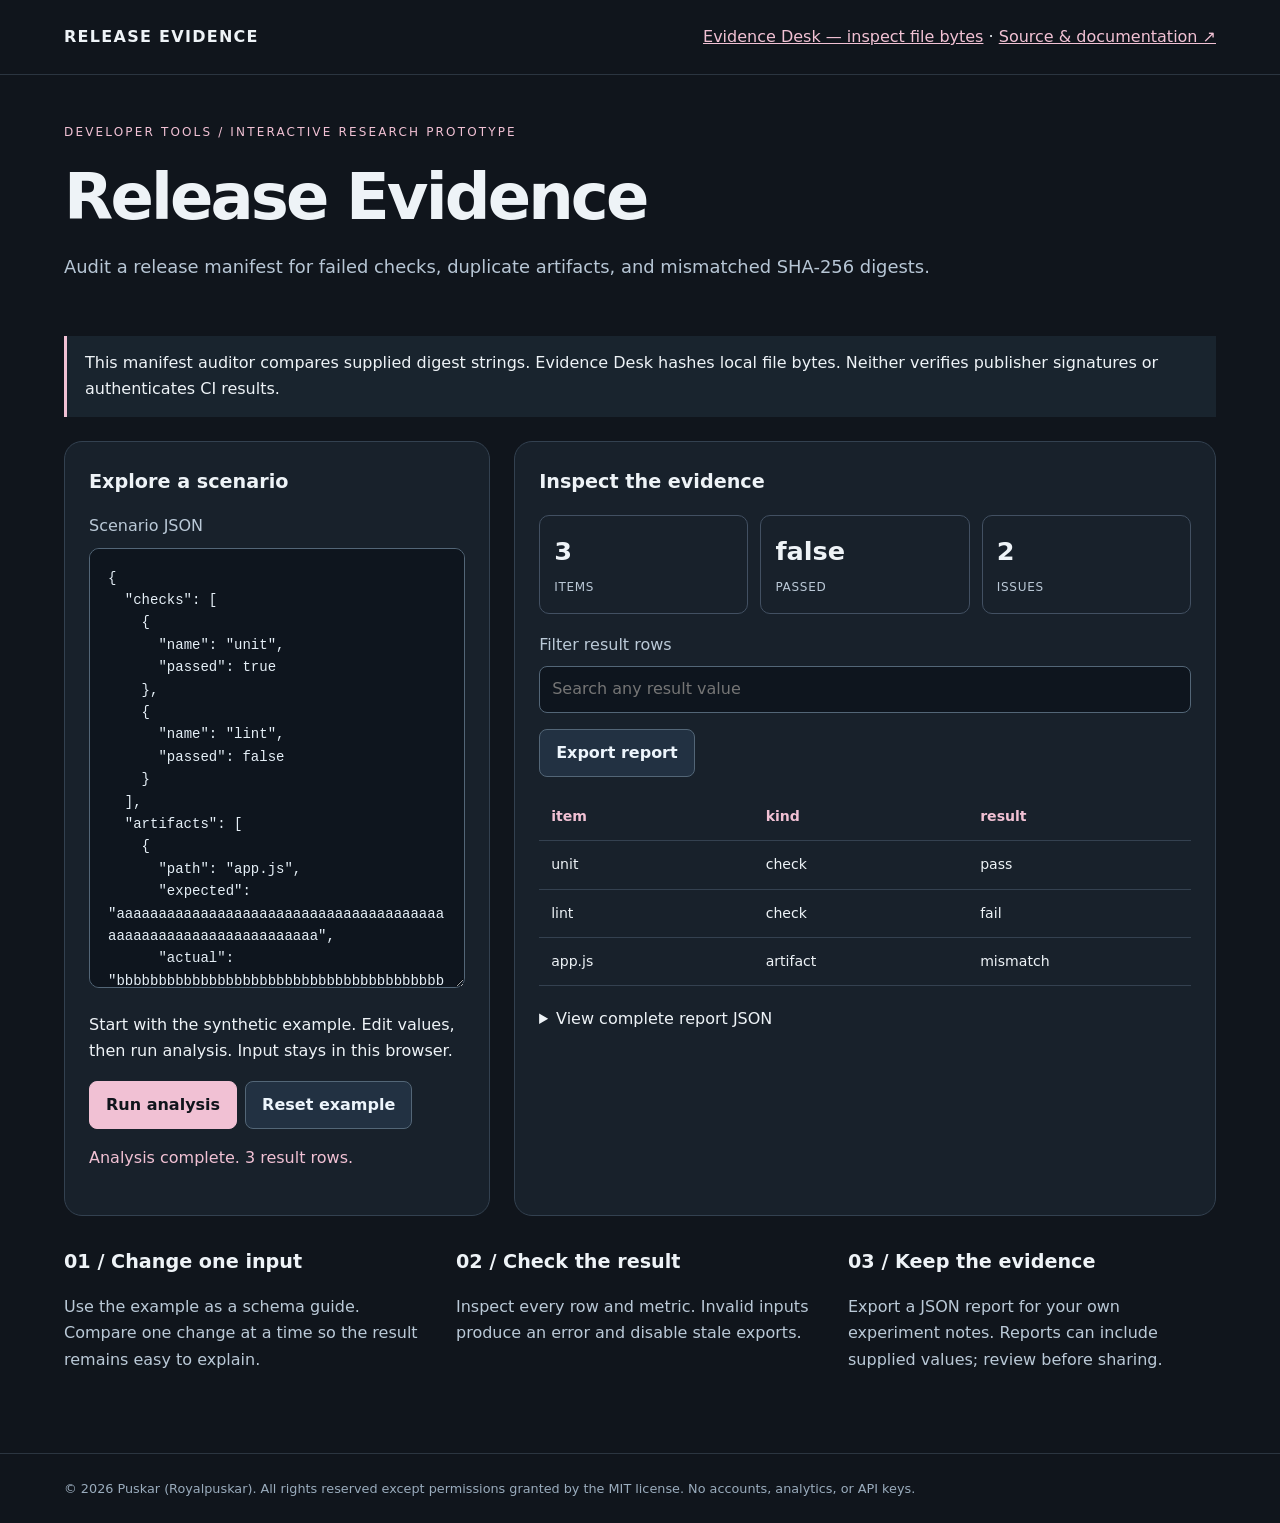
<file: index.html>
<!doctype html><html lang="en"><head><meta charset="utf-8"><meta name="viewport" content="width=device-width, initial-scale=1"><meta name="description" content="Audit a release manifest for failed checks, duplicate artifacts, and mismatched SHA-256 digests."><meta http-equiv="Content-Security-Policy" content="default-src 'self'; script-src 'self'; style-src 'self' 'unsafe-inline'; connect-src 'none'; object-src 'none'; base-uri 'none'; form-action 'none'"><title>Release Evidence · Puskar</title><link rel="stylesheet" href="style.css"></head><body style="--accent:#f1c1d4"><header><div class="brand">RELEASE EVIDENCE</div><nav><a href="investigate.html">Evidence Desk — inspect file bytes</a> · <a href="https://github.com/Royalpuskar/release-evidence">Source &amp; documentation ↗</a></nav></header><main><section class="hero"><div class="eyebrow">Developer tools / Interactive research prototype</div><h1>Release Evidence</h1><p>Audit a release manifest for failed checks, duplicate artifacts, and mismatched SHA-256 digests.</p></section><aside class="limit">This manifest auditor compares supplied digest strings. Evidence Desk hashes local file bytes. Neither verifies publisher signatures or authenticates CI results.</aside><div class="workspace"><section class="panel"><h2>Explore a scenario</h2><label for="input">Scenario JSON</label><textarea id="input" spellcheck="false" aria-describedby="input-help"></textarea><p id="input-help">Start with the synthetic example. Edit values, then run analysis. Input stays in this browser.</p><div class="actions"><button class="primary" id="run">Run analysis</button><button id="reset">Reset example</button></div><p id="status" role="status" aria-live="polite"></p></section><section class="panel"><h2>Inspect the evidence</h2><div id="metrics"></div><label for="filter">Filter result rows</label><input id="filter" type="search" placeholder="Search any result value"><div class="actions"><button id="export" disabled>Export report</button></div><div class="table-wrap"><table id="table"></table></div><details><summary>View complete report JSON</summary><pre id="raw"></pre></details></section></div><section class="guide"><div><h2>01 / Change one input</h2><p>Use the example as a schema guide. Compare one change at a time so the result remains easy to explain.</p></div><div><h2>02 / Check the result</h2><p>Inspect every row and metric. Invalid inputs produce an error and disable stale exports.</p></div><div><h2>03 / Keep the evidence</h2><p>Export a JSON report for your own experiment notes. Reports can include supplied values; review before sharing.</p></div></section></main><footer>© 2026 Puskar (Royalpuskar). All rights reserved except permissions granted by the MIT license. No accounts, analytics, or API keys.</footer><script type="module" src="app.mjs"></script></body></html>
</file>
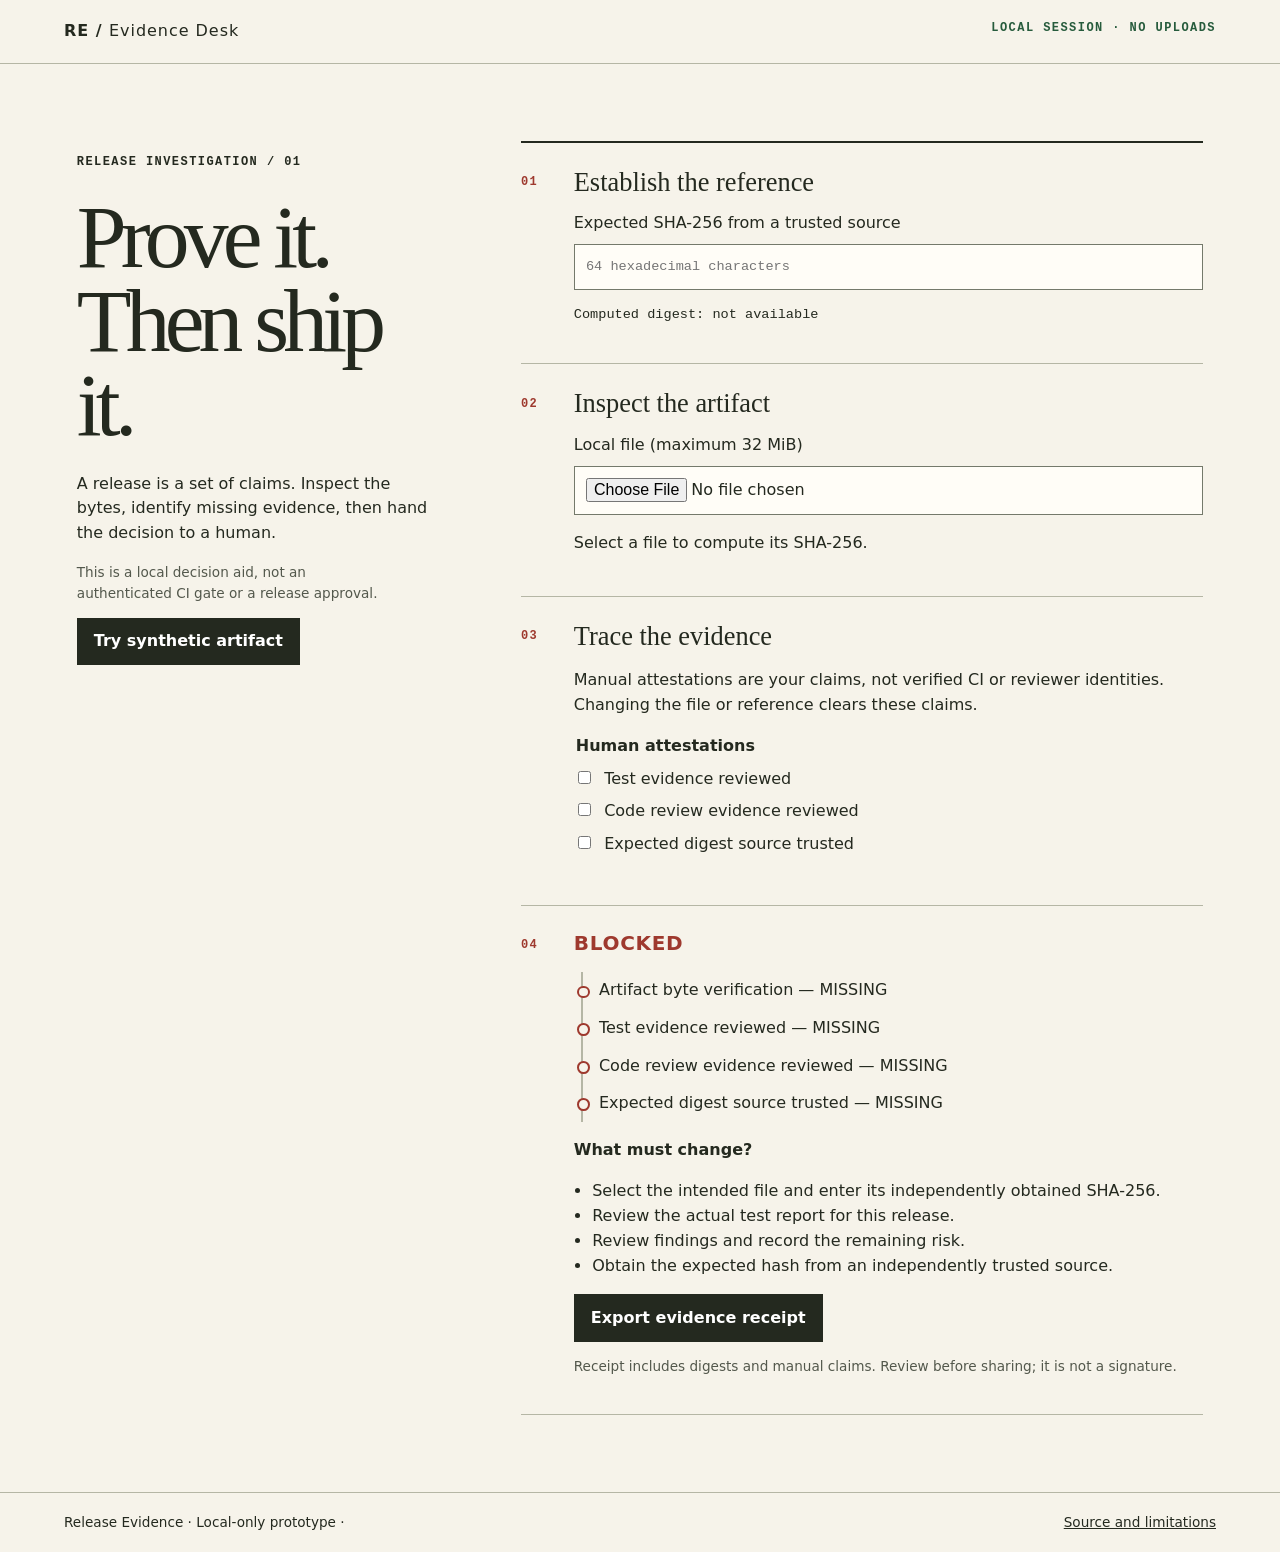
<file: investigate.html>
<!doctype html>
<html lang="en"><head><meta charset="utf-8"><meta name="viewport" content="width=device-width, initial-scale=1">
<meta http-equiv="Content-Security-Policy" content="default-src 'self'; script-src 'self'; style-src 'self'; connect-src 'none'; object-src 'none'; base-uri 'none'; form-action 'none'">
<title>Evidence Desk — Release Evidence</title><link rel="stylesheet" href="investigate.css"></head>
<body><header><a class="brand" href="index.html">RE / <span>Evidence Desk</span></a><span class="local">LOCAL SESSION · NO UPLOADS</span></header>
<main><aside class="intro"><p class="kicker">RELEASE INVESTIGATION / 01</p><h1>Prove it.<br>Then ship it.</h1><p>A release is a set of claims. Inspect the bytes, identify missing evidence, then hand the decision to a human.</p><p class="note">This is a local decision aid, not an authenticated CI gate or a release approval.</p><button id="sample">Try synthetic artifact</button></aside>
<section class="desk" aria-label="Evidence investigation"><div class="stage"><span class="step">01</span><div><h2>Establish the reference</h2><label for="expected">Expected SHA-256 from a trusted source</label><input id="expected" autocomplete="off" spellcheck="false" maxlength="66" placeholder="64 hexadecimal characters"><p id="actual" class="mono">Computed digest: not available</p></div></div>
<div class="stage"><span class="step">02</span><div><h2>Inspect the artifact</h2><label for="artifact">Local file (maximum 32 MiB)</label><input type="file" id="artifact"><p id="status" role="status">Select a file to compute its SHA-256.</p></div></div>
<div class="stage"><span class="step">03</span><div><h2>Trace the evidence</h2><p>Manual attestations are your claims, not verified CI or reviewer identities. Changing the file or reference clears these claims.</p><fieldset id="checks"><legend>Human attestations</legend></fieldset></div></div>
<div class="stage result"><span class="step">04</span><div><h2 id="decision" aria-live="polite">BLOCKED</h2><ol id="trail" aria-label="Evidence trail"></ol><h3>What must change?</h3><ul id="blockers"></ul><button id="receipt">Export evidence receipt</button><p class="note">Receipt includes digests and manual claims. Review before sharing; it is not a signature.</p></div></div></section></main>
<footer>Release Evidence · Local-only prototype · <a href="https://github.com/Royalpuskar/release-evidence">Source and limitations</a></footer><script type="module" src="investigate.mjs"></script></body></html>
</file>
<file: style.css>
*{box-sizing:border-box}html{color-scheme:dark}body{margin:0;background:#10151c;color:#eef3f7;font:16px/1.65 system-ui,sans-serif}a{color:var(--accent)}button,textarea,input{font:inherit}header,main,footer{max-width:1440px;margin:auto;padding:24px 5vw}header{display:flex;justify-content:space-between;gap:20px;border-bottom:1px solid #2b3540}.brand{font-weight:750;letter-spacing:.08em}.eyebrow{text-transform:uppercase;letter-spacing:.18em;color:var(--accent);font-size:.75rem}h1{font-size:clamp(2.6rem,5vw,5.5rem);line-height:1.02;letter-spacing:-.045em;margin:22px 0}h2{font-size:1.2rem;margin-top:0}.hero{max-width:940px;padding:24px 0 36px}.hero p{font-size:1.12rem;color:#b7c6d5}.limit{padding:14px 18px;border-left:3px solid var(--accent);background:#19242e;margin-bottom:24px}.workspace{display:grid;grid-template-columns:minmax(290px,.85fr) minmax(0,1.4fr);gap:24px}.panel{background:#18212b;border:1px solid #334150;border-radius:18px;padding:24px;min-width:0}label{display:block;color:#bac9d7;margin-bottom:8px}textarea{width:100%;height:440px;resize:vertical;tab-size:2;background:#0e151e;color:#e5eff7;border:1px solid #536677;border-radius:10px;padding:18px;font:14px/1.6 ui-monospace,monospace}button{cursor:pointer;border:1px solid #536677;border-radius:8px;padding:10px 16px;background:#223142;color:#edf5fc;font-weight:650}button.primary{background:var(--accent);color:#10151c;border-color:var(--accent)}button:disabled{opacity:.45;cursor:not-allowed}button:hover:not(:disabled){filter:brightness(1.14)}button:focus-visible,a:focus-visible,textarea:focus-visible,input:focus-visible{outline:3px solid var(--accent);outline-offset:3px}.actions{display:flex;flex-wrap:wrap;gap:8px;margin:16px 0}#status{min-height:30px;color:var(--accent)}#metrics{display:grid;grid-template-columns:repeat(auto-fit,minmax(110px,1fr));gap:12px;margin:18px 0}.metric{padding:14px;border:1px solid #425062;border-radius:10px}.metric strong{display:block;font-size:1.6rem}.metric span{font-size:.75rem;text-transform:uppercase;letter-spacing:.06em;color:#bbc9d7}.table-wrap{overflow:auto;max-height:570px}table{border-collapse:collapse;width:100%;font-size:.88rem}th,td{text-align:left;padding:12px;border-bottom:1px solid #344150;vertical-align:top;white-space:pre-wrap;overflow-wrap:anywhere;min-width:90px}th{color:var(--accent);position:sticky;top:0;background:#18212b}input{width:100%;padding:9px 12px;background:#0e151e;color:#edf5fc;border:1px solid #536677;border-radius:8px}.guide{margin-top:30px;display:grid;grid-template-columns:repeat(3,1fr);gap:24px;color:#bac9d7}.guide h2{color:#eef3f7}footer{border-top:1px solid #2b3540;color:#9aacbd;font-size:.8rem;margin-top:40px}details{margin-top:20px}summary{cursor:pointer}pre{white-space:pre-wrap;overflow-wrap:anywhere;font-size:.8rem} @media(max-width:850px){.workspace,.guide{grid-template-columns:1fr}header{flex-wrap:wrap}textarea{height:320px}h1{font-size:3rem}}@media(min-width:2400px){header,main,footer{max-width:2000px}body{font-size:21px}textarea{font-size:18px;height:580px}}@media(prefers-reduced-motion:reduce){*{scroll-behavior:auto}}
</file>
<file: investigate.css>
:root{color-scheme:light;--paper:#f6f3ea;--ink:#24291f;--line:#b5b6a5;--accent:#9e392e;--green:#265b3c}*{box-sizing:border-box}body{margin:0;background:var(--paper);color:var(--ink);font:16px/1.55 system-ui,sans-serif}header,footer{padding:1.2rem clamp(1rem,5vw,5rem);display:flex;justify-content:space-between;gap:1rem;border-bottom:1px solid var(--line)}header a,footer a{color:inherit}.brand{text-decoration:none;font-weight:800;letter-spacing:.06em}.brand span{font-weight:500}.local,.kicker,.step{font:700 .75rem/1.5 ui-monospace,monospace;letter-spacing:.12em}.local{color:var(--green)}main{max-width:1500px;margin:auto;display:grid;grid-template-columns:minmax(240px,.7fr) minmax(0,1.3fr);gap:clamp(2rem,6vw,7rem);padding:clamp(1.5rem,6vw,6rem)}.intro h1{font-family:Georgia,serif;font-weight:400;font-size:clamp(3.2rem,7vw,7rem);line-height:.94;letter-spacing:-.065em;margin:1.5rem 0}.intro p{max-width:35ch}.note{font-size:.85rem;color:#53584c}.desk{border-top:2px solid var(--ink)}.stage{display:grid;grid-template-columns:2.3rem minmax(0,1fr);gap:1rem;padding:1.5rem 0;border-bottom:1px solid var(--line)}.step{color:var(--accent);padding-top:.4rem}h2{font:500 1.65rem/1.2 Georgia,serif;margin:0 0 .8rem}h3{font-size:1rem}label{display:block;margin:.5rem 0}input:not([type=checkbox]){max-width:100%;width:100%;padding:.7rem;border:1px solid #74796b;background:#fffdf7;font:inherit}#expected,.mono{font: .85rem/1.6 ui-monospace,monospace;overflow-wrap:anywhere}fieldset{border:0;padding:0;margin:1rem 0}legend{font-weight:700}fieldset label{display:flex;align-items:baseline;gap:.65rem}input[type=checkbox]{accent-color:var(--green)}button{background:var(--ink);color:white;border:1px solid var(--ink);padding:.65rem 1rem;font:inherit;font-weight:600;cursor:pointer}button:focus-visible,input:focus-visible,a:focus-visible{outline:3px solid #9e392e;outline-offset:3px}#decision{color:var(--accent);letter-spacing:.035em;font:800 1.25rem/1.3 system-ui,sans-serif}#decision.ready{color:var(--green)}#trail{list-style:none;padding:0;border-left:2px solid var(--line);margin-left:.45rem}#trail li{padding:.4rem 0 .4rem 1rem;position:relative;overflow-wrap:anywhere}#trail li:before{content:'';position:absolute;left:-.39rem;top:.85rem;background:var(--paper);width:.55rem;height:.55rem;border:2px solid var(--accent);border-radius:50%}#trail li.good:before{border-color:var(--green);background:var(--green)}#blockers{padding-left:1.15rem}footer{border-top:1px solid var(--line);border-bottom:0;font-size:.85rem;flex-wrap:wrap}@media(max-width:760px){main{grid-template-columns:1fr}header{flex-wrap:wrap}.stage{grid-template-columns:1.6rem minmax(0,1fr)}}
</file>
